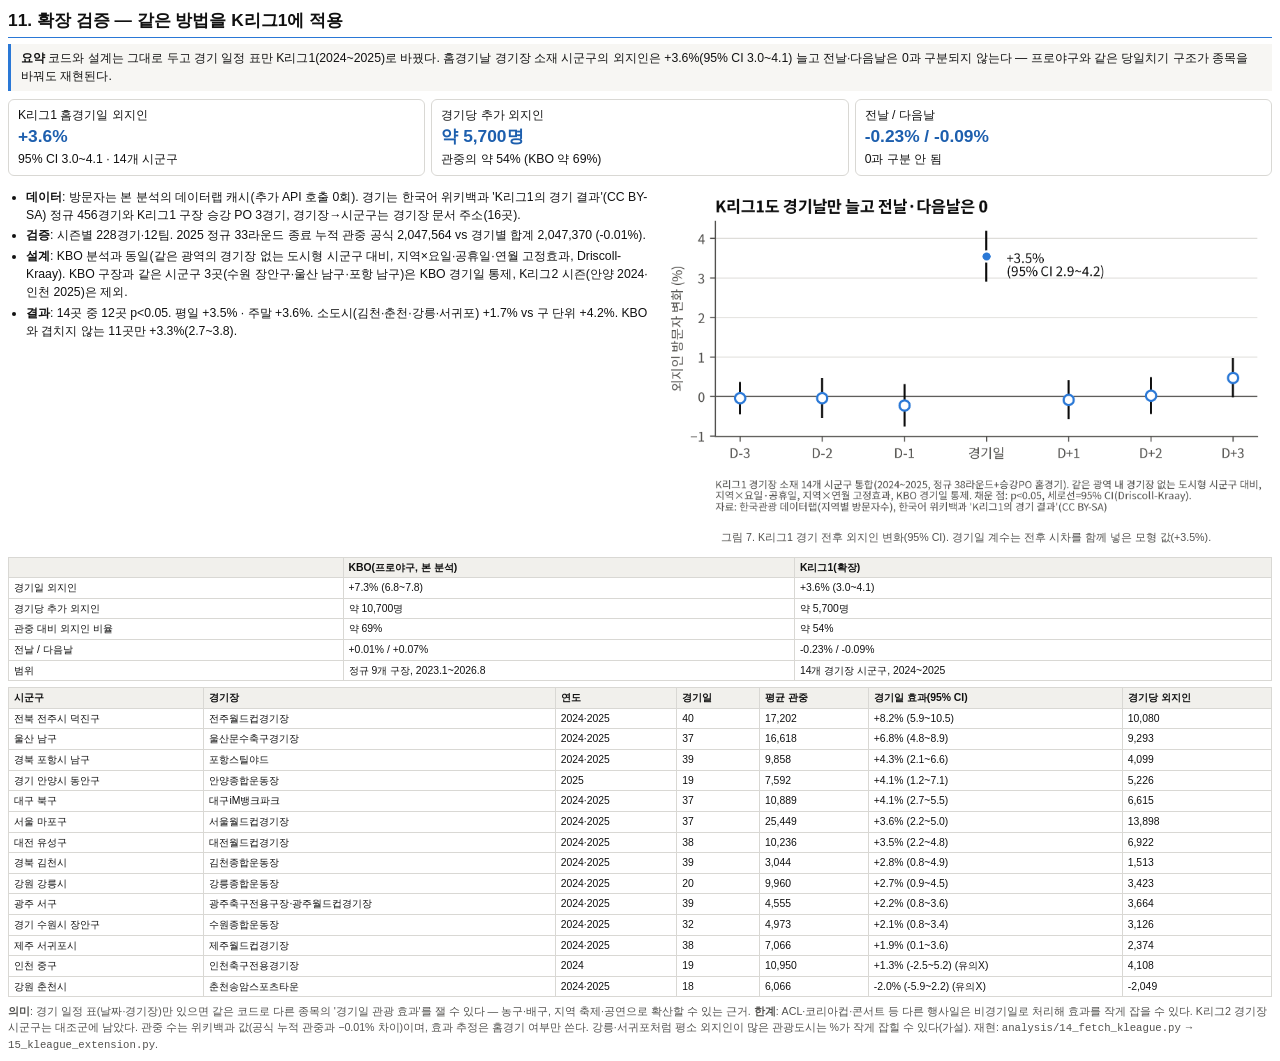
<file: outputs/drafts/보고서_추가쪽_K리그1_초안.html>
<!doctype html><html lang='ko'><head><meta charset='utf-8'><title>확장 검증 K리그1</title><style>
@page { size: A4; margin: 16mm 15mm 16mm 15mm; }
body { font-family: 'Noto Sans KR', 'Malgun Gothic', sans-serif; font-size: 9.2pt; line-height: 1.5; color: #111; }
h2 { font-size: 13pt; margin: 16px 0 6px; border-bottom: 1.5px solid #2a78d6; padding-bottom: 3px; }
p { margin: 4px 0; } ul { margin: 4px 0; padding-left: 18px; } li { margin: 2px 0; }
.kpi { display: grid; grid-template-columns: repeat(3, 1fr); gap: 6px; margin: 10px 0; }
.kpi div { border: 1px solid #d9d8d4; border-radius: 6px; padding: 7px 9px; } .kpi b { display: block; font-size: 14pt; color: #1d5fae; }
table { border-collapse: collapse; width: 100%; margin: 6px 0; font-size: 8pt; } th, td { border: 1px solid #d9d8d4; padding: 3px 5px; text-align: left; }
th { background: #f1f0ec; } figure { margin: 6px 0 10px; text-align: center; } figcaption { font-size: 8pt; color: #52514e; }
.note { font-size: 8.4pt; color: #52514e; } .box { background: #f7f6f3; border-left: 3px solid #2a78d6; padding: 6px 10px; margin: 6px 0; }
.pb { page-break-before: always; }

.kl h2 { margin-top: 0; } .kl .kpi { margin: 8px 0; } .kl .kpi div { padding: 6px 9px; } .kl .kpi b { font-size: 13pt; }
.kl table { font-size: 7.8pt; } .kl th, .kl td { padding: 2px 5px; } .kl td { white-space: nowrap; }
.kl figure { margin: 4px 0 6px; } .kl .note { font-size: 8pt; } .kl .box { padding: 5px 10px; }
.kl .two { display: grid; grid-template-columns: 1.05fr 1fr; gap: 10px; align-items: start; }
</style></head><body><section class="kl"><h2>11. 확장 검증 — 같은 방법을 K리그1에 적용</h2>
<div class="box"><b>요약</b> 코드와 설계는 그대로 두고 경기 일정 표만 K리그1(2024~2025)로 바꿨다. 홈경기날 경기장 소재 시군구의 외지인은
+3.6%(95% CI 3.0~4.1) 늘고 전날·다음날은 0과 구분되지 않는다 — 프로야구와 같은 당일치기 구조가 종목을 바꿔도 재현된다.</div>
<div class="kpi">
<div>K리그1 홈경기일 외지인<b>+3.6%</b>95% CI 3.0~4.1 · 14개 시군구</div>
<div>경기당 추가 외지인<b>약 5,700명</b>관중의 약 54% (KBO 약 69%)</div>
<div>전날 / 다음날<b>-0.23% / -0.09%</b>0과 구분 안 됨</div>
</div>
<div class="two"><div>
<ul><li><b>데이터</b>: 방문자는 본 분석의 데이터랩 캐시(추가 API 호출 0회). 경기는 한국어 위키백과 'K리그1의 경기 결과'(CC BY-SA) 정규 456경기와 K리그1 구장 승강 PO 3경기, 경기장→시군구는 경기장 문서 주소(16곳).</li>
<li><b>검증</b>: 시즌별 228경기·12팀. 2025 정규 33라운드 종료 누적 관중 공식 2,047,564 vs 경기별 합계 2,047,370 (-0.01%).</li>
<li><b>설계</b>: KBO 분석과 동일(같은 광역의 경기장 없는 도시형 시군구 대비, 지역×요일·공휴일·연월 고정효과, Driscoll-Kraay). KBO 구장과 같은 시군구 3곳(수원 장안구·울산 남구·포항 남구)은 KBO 경기일 통제, K리그2 시즌(안양 2024·인천 2025)은 제외.</li>
<li><b>결과</b>: 14곳 중 12곳 p&lt;0.05. 평일 +3.5% · 주말 +3.6%. 소도시(김천·춘천·강릉·서귀포) +1.7% vs 구 단위 +4.2%. KBO와 겹치지 않는 11곳만 +3.3%(2.7~3.8).</li></ul>
</div><div><figure><img src="[data-uri]" style="width:100%"><figcaption>그림 7. K리그1 경기 전후 외지인 변화(95% CI). 경기일 계수는 전후 시차를 함께 넣은 모형 값(+3.5%).</figcaption></figure></div></div>
<table><thead><tr><th></th><th>KBO(프로야구, 본 분석)</th><th>K리그1(확장)</th></tr></thead><tbody><tr><td>경기일 외지인</td><td>+7.3% (6.8~7.8)</td><td>+3.6% (3.0~4.1)</td></tr><tr><td>경기당 추가 외지인</td><td>약 10,700명</td><td>약 5,700명</td></tr><tr><td>관중 대비 외지인 비율</td><td>약 69%</td><td>약 54%</td></tr><tr><td>전날 / 다음날</td><td>+0.01% / +0.07%</td><td>-0.23% / -0.09%</td></tr><tr><td>범위</td><td>정규 9개 구장, 2023.1~2026.8</td><td>14개 경기장 시군구, 2024~2025</td></tr></tbody></table>
<table><thead><tr><th>시군구</th><th>경기장</th><th>연도</th><th>경기일</th><th>평균 관중</th><th>경기일 효과(95% CI)</th><th>경기당 외지인</th></tr></thead><tbody><tr><td>전북 전주시 덕진구</td><td>전주월드컵경기장</td><td>2024·2025</td><td>40</td><td>17,202</td><td>+8.2% (5.9~10.5)</td><td>10,080</td></tr><tr><td>울산 남구</td><td>울산문수축구경기장</td><td>2024·2025</td><td>37</td><td>16,618</td><td>+6.8% (4.8~8.9)</td><td>9,293</td></tr><tr><td>경북 포항시 남구</td><td>포항스틸야드</td><td>2024·2025</td><td>39</td><td>9,858</td><td>+4.3% (2.1~6.6)</td><td>4,099</td></tr><tr><td>경기 안양시 동안구</td><td>안양종합운동장</td><td>2025</td><td>19</td><td>7,592</td><td>+4.1% (1.2~7.1)</td><td>5,226</td></tr><tr><td>대구 북구</td><td>대구iM뱅크파크</td><td>2024·2025</td><td>37</td><td>10,889</td><td>+4.1% (2.7~5.5)</td><td>6,615</td></tr><tr><td>서울 마포구</td><td>서울월드컵경기장</td><td>2024·2025</td><td>37</td><td>25,449</td><td>+3.6% (2.2~5.0)</td><td>13,898</td></tr><tr><td>대전 유성구</td><td>대전월드컵경기장</td><td>2024·2025</td><td>38</td><td>10,236</td><td>+3.5% (2.2~4.8)</td><td>6,922</td></tr><tr><td>경북 김천시</td><td>김천종합운동장</td><td>2024·2025</td><td>39</td><td>3,044</td><td>+2.8% (0.8~4.9)</td><td>1,513</td></tr><tr><td>강원 강릉시</td><td>강릉종합운동장</td><td>2024·2025</td><td>20</td><td>9,960</td><td>+2.7% (0.9~4.5)</td><td>3,423</td></tr><tr><td>광주 서구</td><td>광주축구전용구장·광주월드컵경기장</td><td>2024·2025</td><td>39</td><td>4,555</td><td>+2.2% (0.8~3.6)</td><td>3,664</td></tr><tr><td>경기 수원시 장안구</td><td>수원종합운동장</td><td>2024·2025</td><td>32</td><td>4,973</td><td>+2.1% (0.8~3.4)</td><td>3,126</td></tr><tr><td>제주 서귀포시</td><td>제주월드컵경기장</td><td>2024·2025</td><td>38</td><td>7,066</td><td>+1.9% (0.1~3.6)</td><td>2,374</td></tr><tr><td>인천 중구</td><td>인천축구전용경기장</td><td>2024</td><td>19</td><td>10,950</td><td>+1.3% (-2.5~5.2) (유의X)</td><td>4,108</td></tr><tr><td>강원 춘천시</td><td>춘천송암스포츠타운</td><td>2024·2025</td><td>18</td><td>6,066</td><td>-2.0% (-5.9~2.2) (유의X)</td><td>-2,049</td></tr></tbody></table>
<p class="note"><b>의미</b>: 경기 일정 표(날짜·경기장)만 있으면 같은 코드로 다른 종목의 '경기일 관광 효과'를 잴 수 있다 — 농구·배구, 지역 축제·공연으로 확산할 수 있는 근거.
<b>한계</b>: ACL·코리아컵·콘서트 등 다른 행사일은 비경기일로 처리해 효과를 작게 잡을 수 있다. K리그2 경기장 시군구는 대조군에 남았다. 관중 수는 위키백과 값(공식 누적 관중과 −0.01% 차이)이며, 효과 추정은 홈경기 여부만 쓴다.
강릉·서귀포처럼 평소 외지인이 많은 관광도시는 %가 작게 잡힐 수 있다(가설). 재현: <code>analysis/14_fetch_kleague.py</code> → <code>15_kleague_extension.py</code>.</p></section></body></html>
</file>
